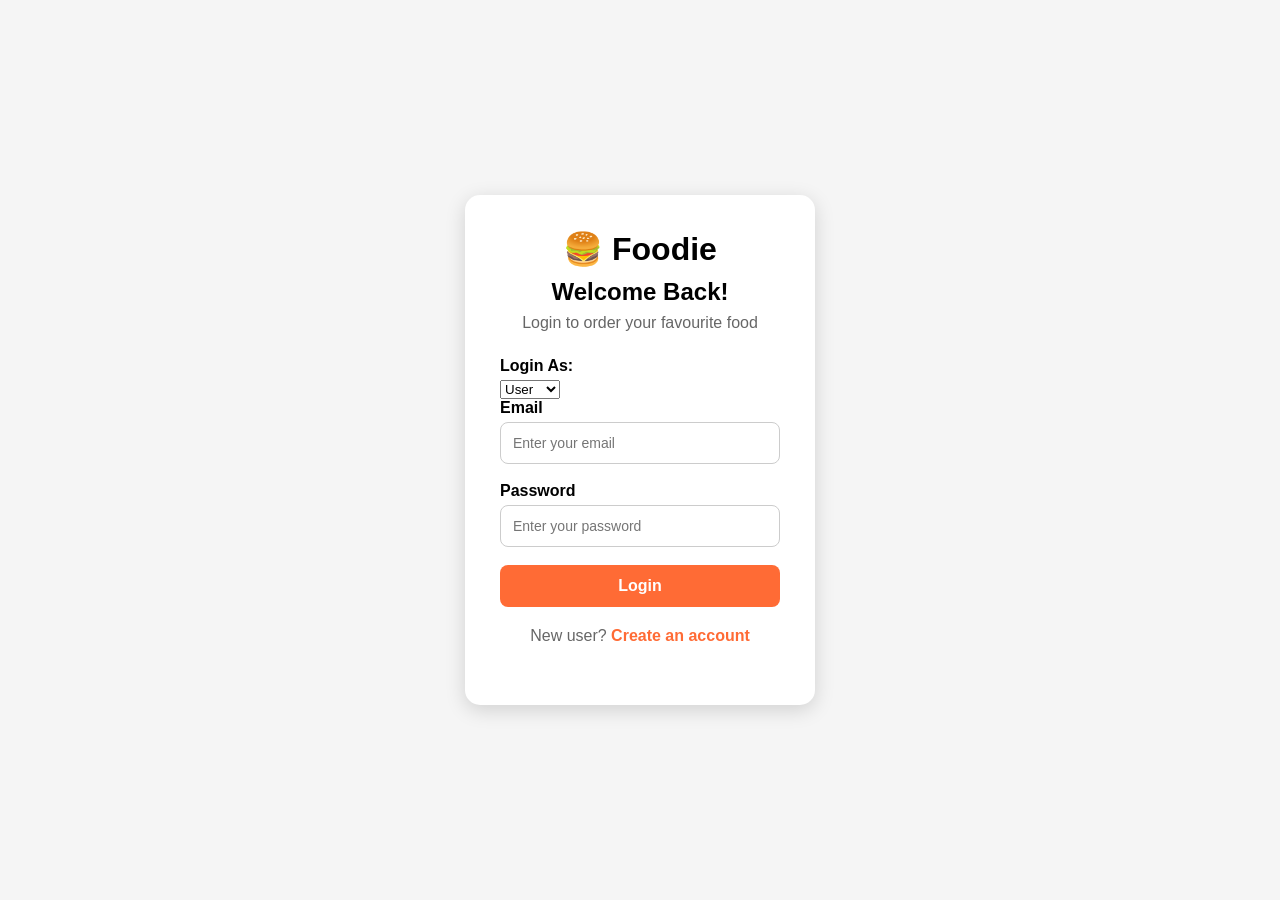
<file: frontend/index.html>
<!DOCTYPE html>
<html lang="en">
<head>
    <meta charset="UTF-8">
    <meta name="viewport" content="width=device-width, initial-scale=1.0">
    <title>Food Ordering & Delivery</title>

    <link rel="stylesheet" href="style.css">
</head>

<body>

    <div class="login-container">

        <h1>🍔 Foodie</h1>

        <h2>Welcome Back!</h2>
        <p>Login to order your favourite food</p>

        <form>
            <label>Login As:</label>

<select id="role">
    <option value="user">User</option>
    <option value="admin">Admin</option>
</select>

            <label>Email</label>
            <input type="email" placeholder="Enter your email">

            <label>Password</label>
            <input type="password" placeholder="Enter your password">

            <button type="submit">Login</button>

        </form>

        <p class="register">
            New user?
            <a href="#">Create an account</a>
        </p>

    </div>

    <script src="script.js"></script>

</body>
</html>
</file>
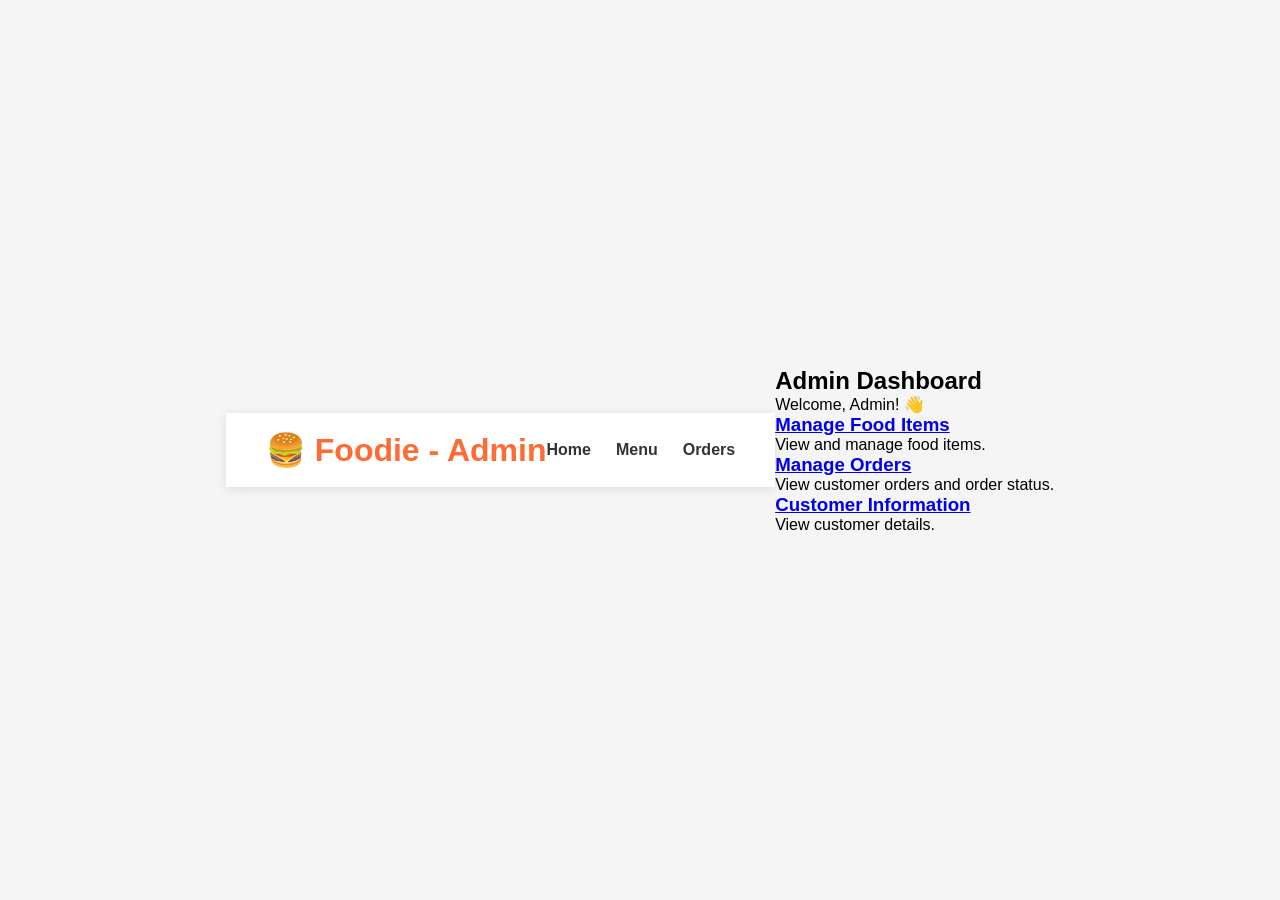
<file: frontend/admin.html>
<!DOCTYPE html>
<html lang="en">

<head>
    <meta charset="UTF-8">
    <meta name="viewport" content="width=device-width, initial-scale=1.0">

    <title>Foodie - Admin</title>

    <link rel="stylesheet" href="style.css">
</head>

<body>

    <header class="navbar">

        <h1>🍔 Foodie - Admin</h1>

        <nav>
            <a href="home.html">Home</a>
            <a href="menu.html">Menu</a>
            <a href="order.html">Orders</a>
        </nav>

    </header>

    <section class="admin-section">

        <h2>Admin Dashboard</h2>

        <p>Welcome, Admin! 👋</p>

        <div class="admin-box">

    <h3>
        <a href="food-items.html">Manage Food Items</a>
    </h3>

    <p>View and manage food items.</p>

</div>
<div class="admin-box">

    <h3>
        <a href="manage-orders.html">Manage Orders</a>
    </h3>

    <p>View customer orders and order status.</p>

</div>

       <div class="admin-box">

    <h3>
        <a href="customers.html">Customer Information</a>
    </h3>

    <p>View customer details.</p>

</div>

    </section>

</body>

</html>
</file>
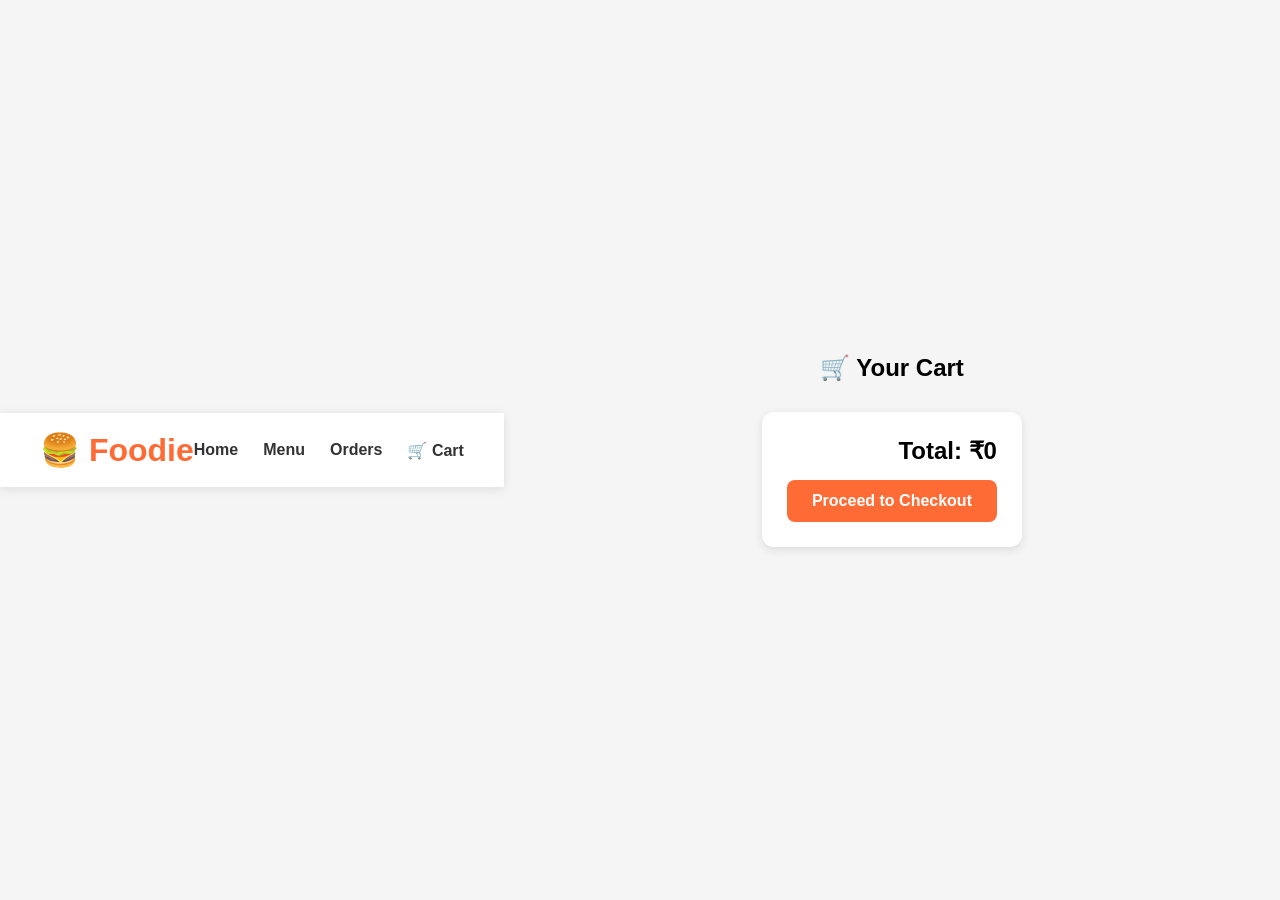
<file: frontend/cart.html>
<!DOCTYPE html>
<html lang="en">

<head>
    <meta charset="UTF-8">
    <meta name="viewport" content="width=device-width, initial-scale=1.0">

    <title>Foodie - Cart</title>

    <link rel="stylesheet" href="style.css">
</head>

<body>

    <header class="navbar">

        <h1>🍔 Foodie</h1>

        <nav>
            <a href="home.html">Home</a>
            <a href="menu.html">Menu</a>
            <a href="#">Orders</a>
            <a href="cart.html">🛒 Cart</a>
        </nav>

    </header>


    <section class="cart-section">

        <h2>🛒 Your Cart</h2>

        <div id="cartItems"></div>

        <div class="cart-total">

            <h2>
                Total: ₹<span id="cartTotal">0</span>
            </h2>

            <button onclick="checkout()">
                Proceed to Checkout
            </button>

        </div>

    </section>


    <script src="script.js"></script>

</body>

</html>
</file>
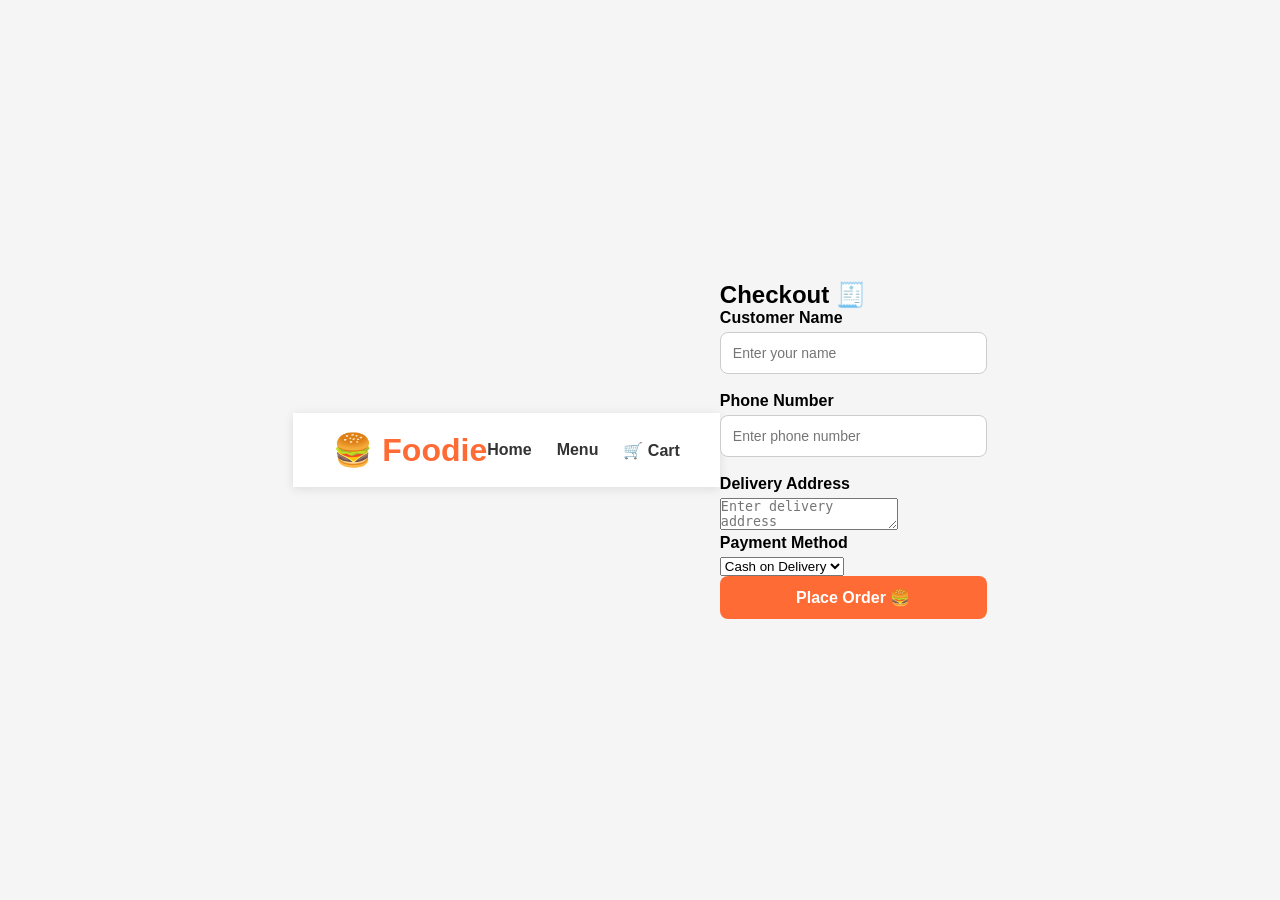
<file: frontend/checkout.html>
<!DOCTYPE html>
<html lang="en">

<head>
    <meta charset="UTF-8">
    <meta name="viewport" content="width=device-width, initial-scale=1.0">

    <title>Foodie - Checkout</title>

    <link rel="stylesheet" href="style.css">
</head>

<body>

    <header class="navbar">

        <h1>🍔 Foodie</h1>

        <nav>
            <a href="home.html">Home</a>
            <a href="menu.html">Menu</a>
            <a href="cart.html">🛒 Cart</a>
        </nav>

    </header>


    <section class="checkout-section">

        <h2>Checkout 🧾</h2>

        <form id="checkoutForm">

            <label>Customer Name</label>

            <input
                type="text"
                id="customerName"
                placeholder="Enter your name"
                required
            >


            <label>Phone Number</label>

            <input
                type="tel"
                id="phone"
                placeholder="Enter phone number"
                required
            >


            <label>Delivery Address</label>

            <textarea
                id="address"
                placeholder="Enter delivery address"
                required
            ></textarea>


            <label>Payment Method</label>

            <select id="payment">

                <option value="Cash on Delivery">
                    Cash on Delivery
                </option>

                <option value="Online Payment">
                    Online Payment
                </option>

            </select>


            <button type="submit">
                Place Order 🍔
            </button>

        </form>

    </section>


    <script src="script.js"></script>

</body>

</html>
</file>
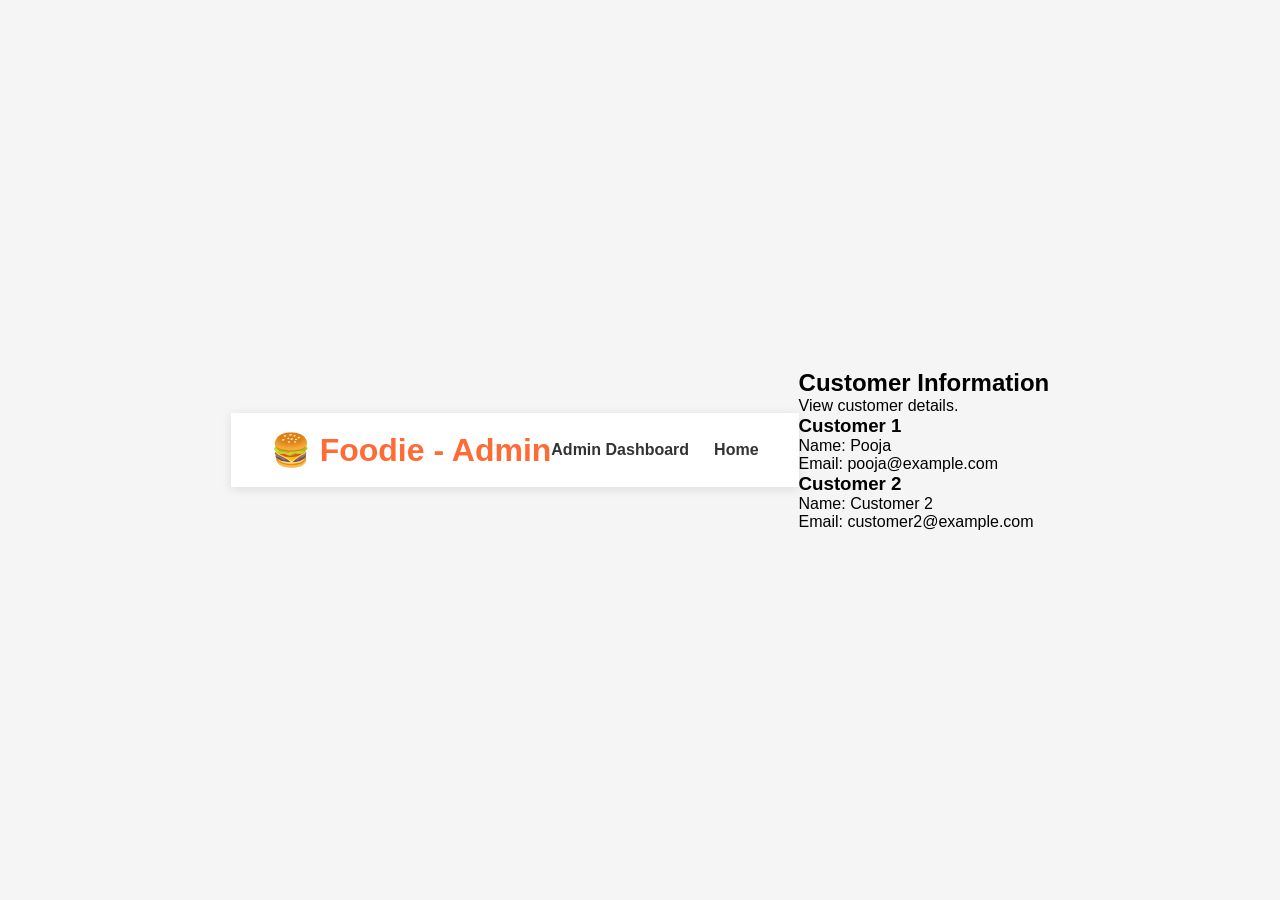
<file: frontend/customers.html>
<!DOCTYPE html>
<html lang="en">

<head>
    <meta charset="UTF-8">
    <meta name="viewport" content="width=device-width, initial-scale=1.0">

    <title>Foodie - Customer Information</title>

    <link rel="stylesheet" href="style.css">
</head>

<body>

    <header class="navbar">

        <h1>🍔 Foodie - Admin</h1>

        <nav>
            <a href="admin.html">Admin Dashboard</a>
            <a href="home.html">Home</a>
        </nav>

    </header>

    <section class="admin-section">

        <h2>Customer Information</h2>

        <p>View customer details.</p>

        <div class="admin-box">
            <h3>Customer 1</h3>
            <p>Name: Pooja</p>
            <p>Email: pooja@example.com</p>
        </div>

        <div class="admin-box">
            <h3>Customer 2</h3>
            <p>Name: Customer 2</p>
            <p>Email: customer2@example.com</p>
        </div>

    </section>

</body>

</html>
</file>
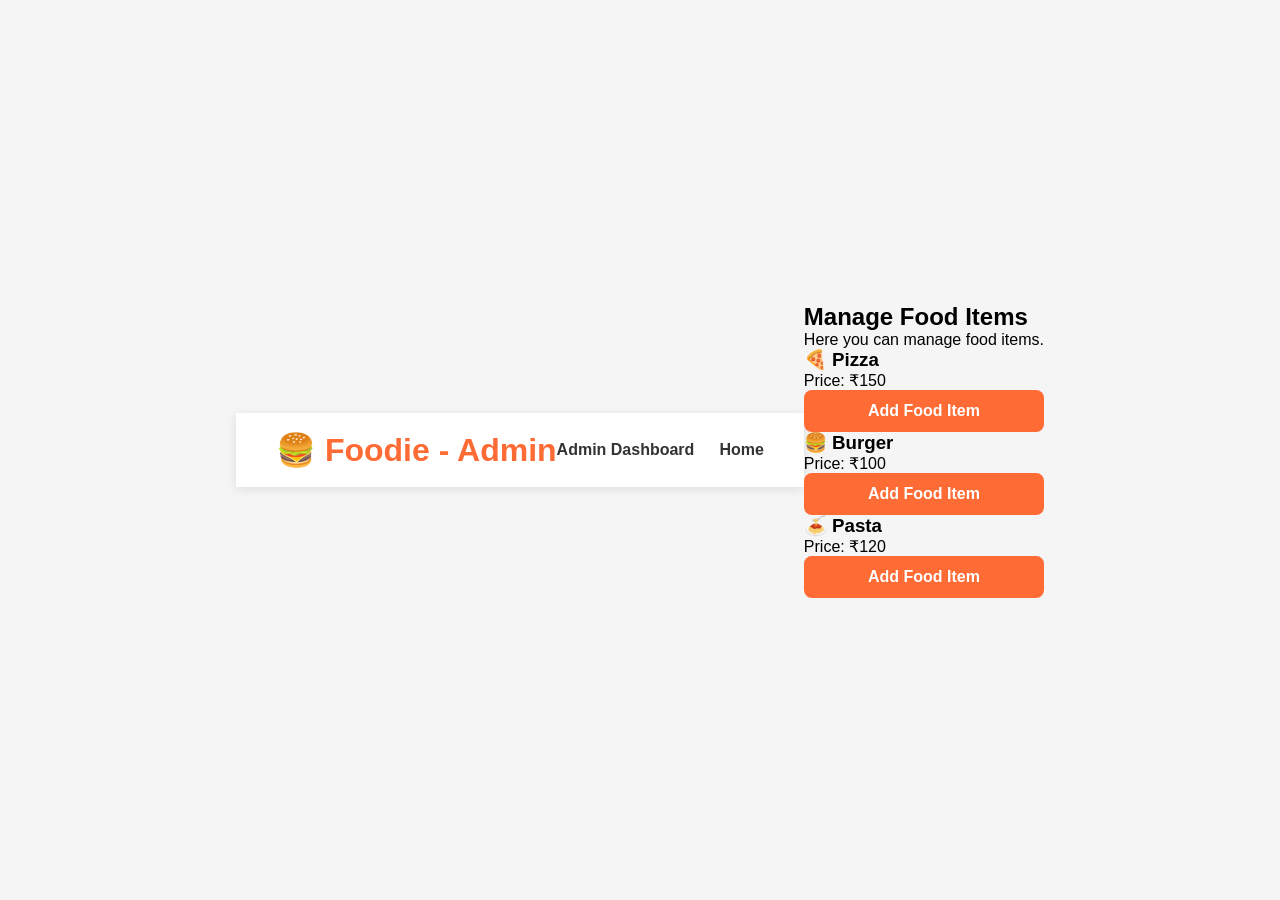
<file: frontend/food-items.html>
<!DOCTYPE html>
<html lang="en">

<head>
    <meta charset="UTF-8">
    <meta name="viewport" content="width=device-width, initial-scale=1.0">

    <title>Foodie - Manage Food Items</title>

    <link rel="stylesheet" href="style.css">
</head>

<body>

    <header class="navbar">

        <h1>🍔 Foodie - Admin</h1>

        <nav>
            <a href="admin.html">Admin Dashboard</a>
            <a href="home.html">Home</a>
        </nav>

    </header>

    <section class="admin-section">

        <h2>Manage Food Items</h2>

        <p>Here you can manage food items.</p>

        <div class="admin-box">
            <h3>🍕 Pizza</h3>
            <p>Price: ₹150</p>
            <button onclick="addFoodItem('Pizza')">Add Food Item</button>
        </div>

        <div class="admin-box">
            <h3>🍔 Burger</h3>
            <p>Price: ₹100</p>
            <button onclick="addFoodItem('Burger')">Add Food Item</button>
        </div>

        <div class="admin-box">
            <h3>🍝 Pasta</h3>
            <p>Price: ₹120</p>
           <button onclick="addFoodItem('Pasta')">Add Food Item</button>
        </div>

    </section>
    <script>
    function addFoodItem(foodName) {
        alert(foodName + " added successfully!");
    }
</script>

</body>

</html>
</file>
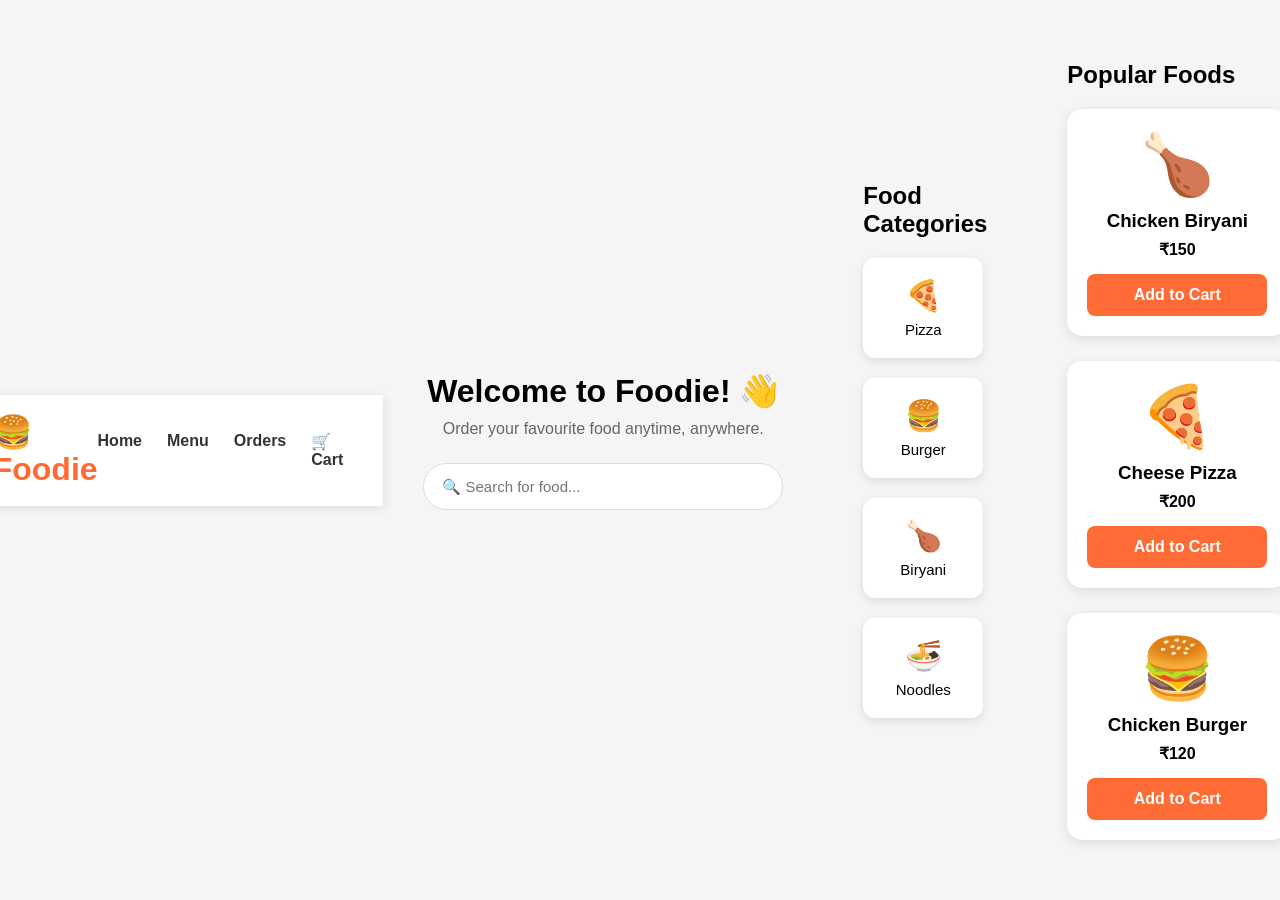
<file: frontend/home.html>
<!DOCTYPE html>
<html lang="en">
<head>
    <meta charset="UTF-8">
    <meta name="viewport" content="width=device-width, initial-scale=1.0">

    <title>Foodie - Home</title>

    <link rel="stylesheet" href="style.css">
</head>

<body>

    <!-- Navigation Bar -->
    <header class="navbar">

        <h1>🍔 Foodie</h1>

        <nav>
            <a href="home.html">Home</a>
            <a href="menu.html">Menu</a>
            <a href="#">Orders</a>
            <a href="#">🛒 Cart</a>
        </nav>

    </header>


    <!-- Welcome Section -->
    <section class="welcome">

        <h2>Welcome to Foodie! 👋</h2>

        <p>Order your favourite food anytime, anywhere.</p>

        <input
            type="text"
            placeholder="🔍 Search for food..."
        >

    </section>


    <!-- Categories -->
    <section class="categories">

        <h2>Food Categories</h2>

        <div class="category-list">

            <div class="category">
                🍕
                <p>Pizza</p>
            </div>

            <div class="category">
                🍔
                <p>Burger</p>
            </div>

            <div class="category">
                🍗
                <p>Biryani</p>
            </div>

            <div class="category">
                🍜
                <p>Noodles</p>
            </div>

        </div>

    </section>


    <!-- Popular Food -->
    <section class="popular">

        <h2>Popular Foods</h2>

        <div class="food-list">

            <div class="food-card">
                <div class="food-image">🍗</div>
                <h3>Chicken Biryani</h3>
                <p>₹150</p>
                <button>Add to Cart</button>
            </div>

            <div class="food-card">
                <div class="food-image">🍕</div>
                <h3>Cheese Pizza</h3>
                <p>₹200</p>
                <button>Add to Cart</button>
            </div>

            <div class="food-card">
                <div class="food-image">🍔</div>
                <h3>Chicken Burger</h3>
                <p>₹120</p>
                <button>Add to Cart</button>
            </div>

        </div>

    </section>

</body>
</html>
</file>
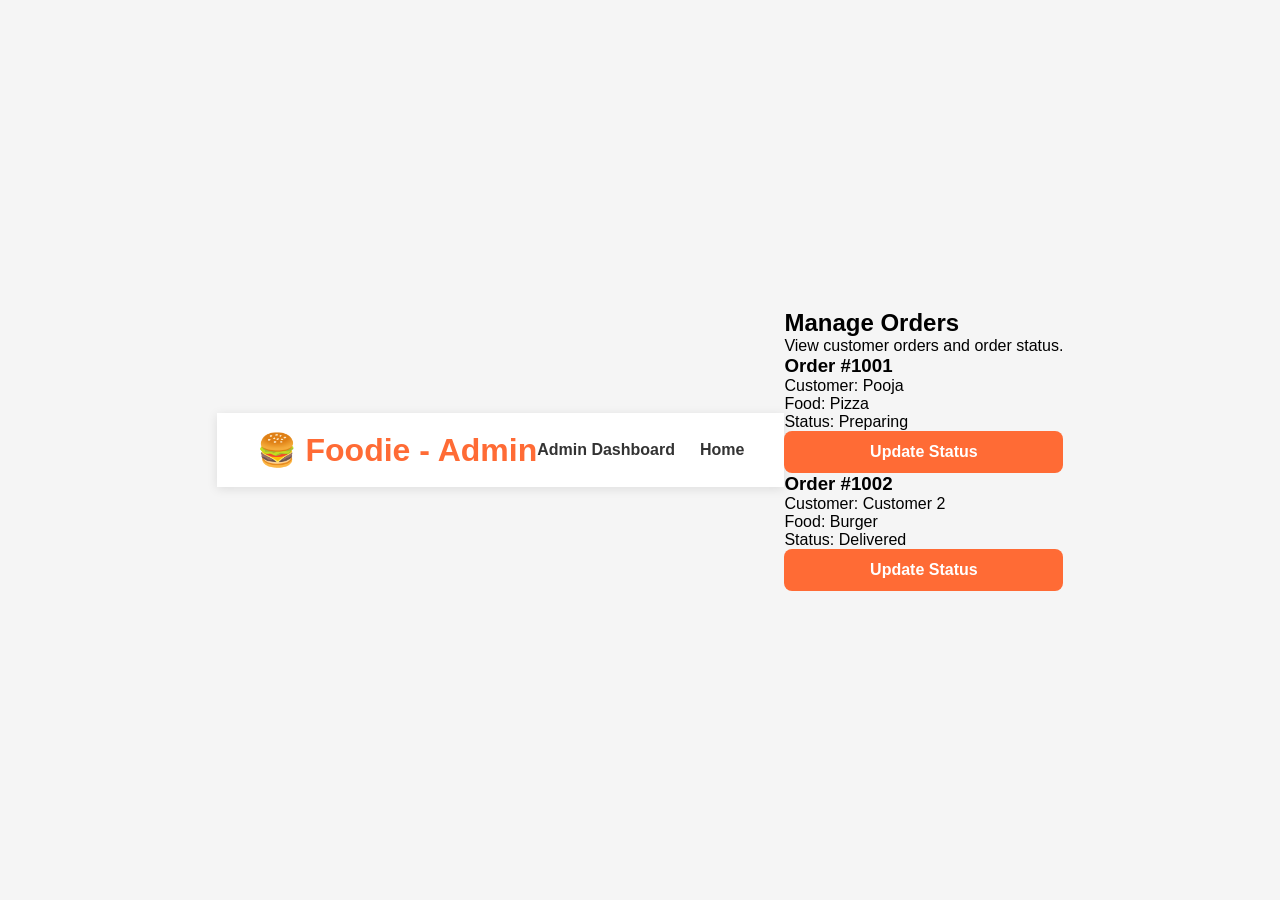
<file: frontend/manage-orders.html>
<!DOCTYPE html>
<html lang="en">

<head>
    <meta charset="UTF-8">
    <meta name="viewport" content="width=device-width, initial-scale=1.0">

    <title>Foodie - Manage Orders</title>

    <link rel="stylesheet" href="style.css">
</head>

<body>

    <header class="navbar">

        <h1>🍔 Foodie - Admin</h1>

        <nav>
            <a href="admin.html">Admin Dashboard</a>
            <a href="home.html">Home</a>
        </nav>

    </header>

    <section class="admin-section">

        <h2>Manage Orders</h2>

        <p>View customer orders and order status.</p>

        <div class="admin-box">
            <h3>Order #1001</h3>
            <p>Customer: Pooja</p>
            <p>Food: Pizza</p>
            <p>Status: Preparing</p>
            <button>Update Status</button>
        </div>

        <div class="admin-box">
            <h3>Order #1002</h3>
            <p>Customer: Customer 2</p>
            <p>Food: Burger</p>
            <p>Status: Delivered</p>
            <button onclick="updateStatus()">Update Status</button>
        </div>

    </section>
    <script>
    function updateStatus() {
        alert("Order status updated successfully!");
    }
</script>

</body>

</html>
</file>
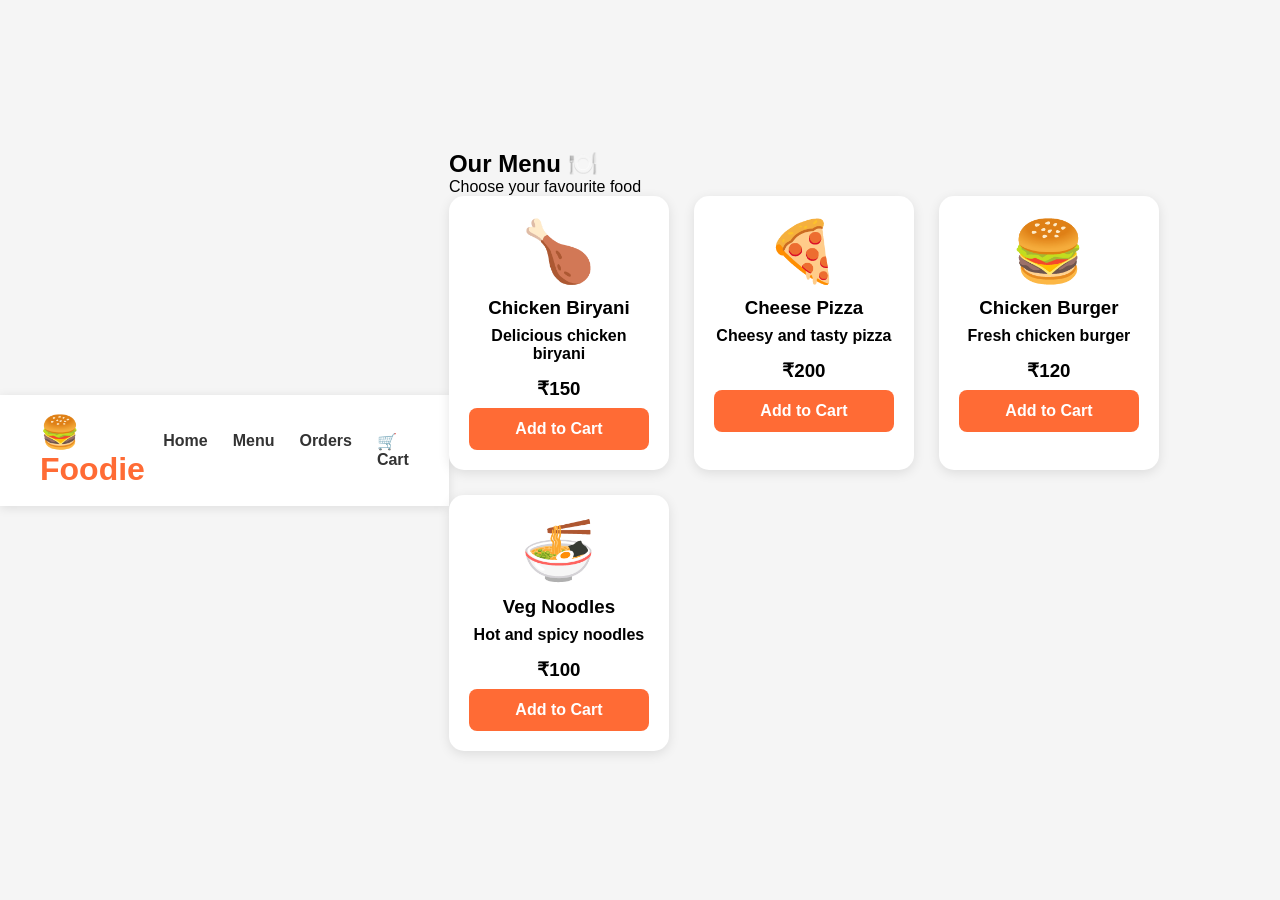
<file: frontend/menu.html>
<!DOCTYPE html>
<html lang="en">

<head>
    <meta charset="UTF-8">
    <meta name="viewport" content="width=device-width, initial-scale=1.0">

    <title>Foodie - Menu</title>

    <link rel="stylesheet" href="style.css">
</head>

<body>

    <!-- Navigation -->
    <header class="navbar">

        <h1>🍔 Foodie</h1>

        <nav>
            <a href="home.html">Home</a>
            <a href="menu.html">Menu</a>
            <a href="order.html">Orders</a>
            <a href="cart.html">🛒 Cart</a>
        </nav>

    </header>


    <!-- Menu Heading -->
    <section class="menu-section">

        <h2>Our Menu 🍽️</h2>

        <p>Choose your favourite food</p>


        <!-- Food List -->
        <div class="food-list">

            <!-- Biryani -->
            <div class="food-card">

                <div class="food-image">🍗</div>

                <h3>Chicken Biryani</h3>

                <p>Delicious chicken biryani</p>

                <h3>₹150</h3>

                <button>Add to Cart</button>

            </div>


            <!-- Pizza -->
            <div class="food-card">

                <div class="food-image">🍕</div>

                <h3>Cheese Pizza</h3>

                <p>Cheesy and tasty pizza</p>

                <h3>₹200</h3>

                <button>Add to Cart</button>

            </div>


            <!-- Burger -->
            <div class="food-card">

                <div class="food-image">🍔</div>

                <h3>Chicken Burger</h3>

                <p>Fresh chicken burger</p>

                <h3>₹120</h3>

                <button>Add to Cart</button>

            </div>


            <!-- Noodles -->
            <div class="food-card">

                <div class="food-image">🍜</div>

                <h3>Veg Noodles</h3>

                <p>Hot and spicy noodles</p>

                <h3>₹100</h3>

                <button>Add to Cart</button>

            </div>

        </div>

    </section>
   <script src="script.js"></script>

</body>
</html>
</file>
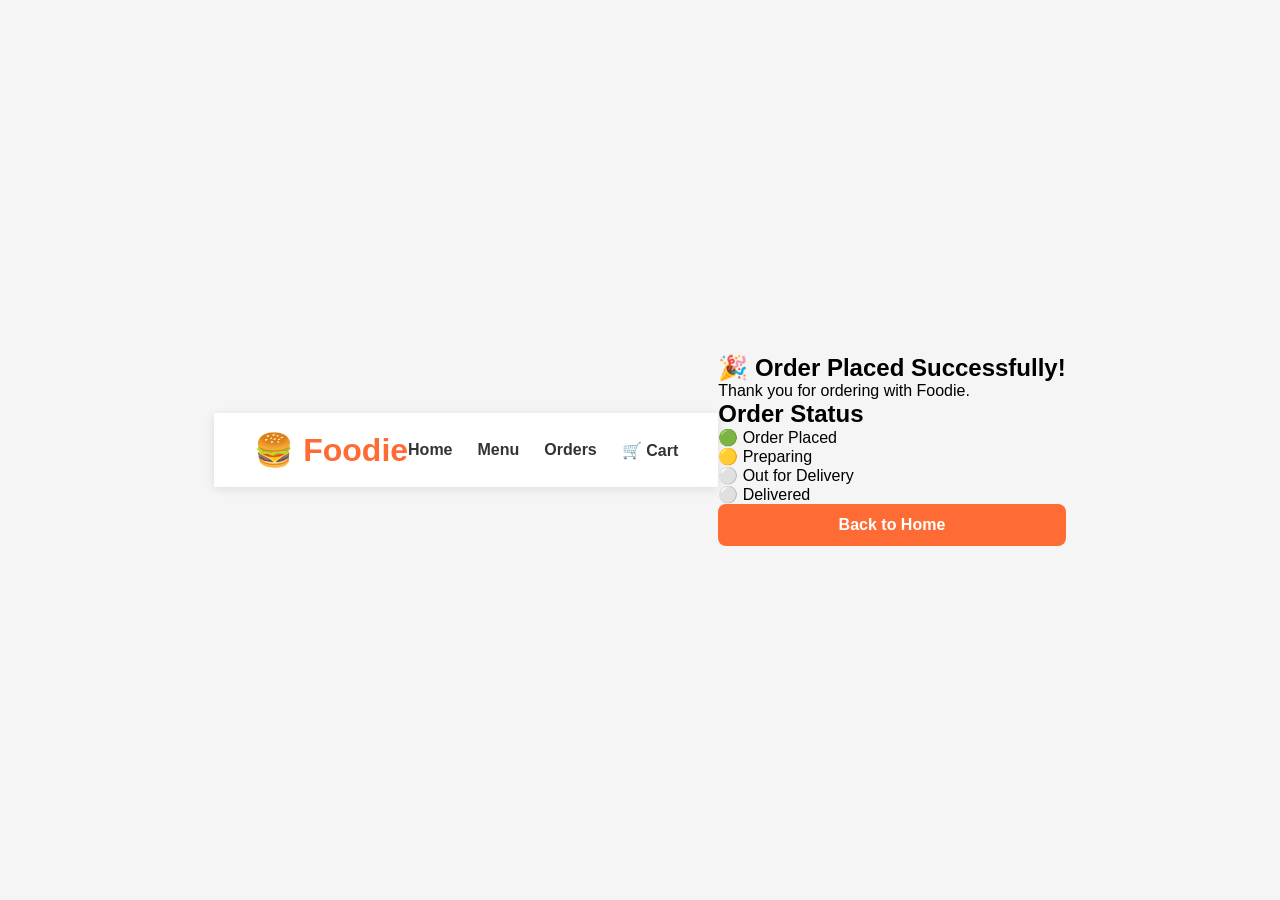
<file: frontend/order.html>
<!DOCTYPE html>
<html lang="en">

<head>
    <meta charset="UTF-8">
    <meta name="viewport" content="width=device-width, initial-scale=1.0">

    <title>Foodie - Order Confirmation</title>

    <link rel="stylesheet" href="style.css">
</head>

<body>

    <header class="navbar">

        <h1>🍔 Foodie</h1>

        <nav>
            <a href="home.html">Home</a>
            <a href="menu.html">Menu</a>
            <a href="order.html">Orders</a>
            <a href="cart.html">🛒 Cart</a>
        </nav>

    </header>

    <section class="order-confirmation">

        <h1>🎉 Order Placed Successfully!</h1>

        <p>Thank you for ordering with Foodie.</p>

        <div class="order-box">

            <h2>Order Status</h2>

            <p>🟢 Order Placed</p>
            <p>🟡 Preparing</p>
            <p>⚪ Out for Delivery</p>
            <p>⚪ Delivered</p>

        </div>

        <button onclick="window.location.href='home.html'">
            Back to Home
        </button>

    </section>

</body>

</html>
</file>
<file: frontend/style.css>
* {
    margin: 0;
    padding: 0;
    box-sizing: border-box;
}

body {
    font-family: Arial, sans-serif;
    background: #f5f5f5;

    display: flex;
    justify-content: center;
    align-items: center;

    min-height: 100vh;
}

.login-container {
    background: white;
    width: 350px;
    padding: 35px;

    border-radius: 15px;

    box-shadow: 0 5px 20px rgba(0, 0, 0, 0.15);

    text-align: center;
}

.login-container h1 {
    font-size: 32px;
    margin-bottom: 10px;
}

.login-container h2 {
    margin-bottom: 8px;
}

.login-container p {
    color: #666;
    margin-bottom: 25px;
}

form {
    text-align: left;
}

label {
    display: block;
    margin-bottom: 5px;
    font-weight: bold;
}

input {
    width: 100%;
    padding: 12px;

    margin-bottom: 18px;

    border: 1px solid #ccc;
    border-radius: 8px;

    font-size: 14px;
}

button {
    width: 100%;
    padding: 12px;

    border: none;
    border-radius: 8px;

    background: #ff6b35;
    color: white;

    font-size: 16px;
    font-weight: bold;

    cursor: pointer;
}

button:hover {
    background: #e85b2a;
}

.register {
    margin-top: 20px;
}

.register a {
    color: #ff6b35;
    text-decoration: none;
    font-weight: bold;
}




/* =========================
   HOME PAGE
========================= */

.navbar {
    background: white;
    padding: 18px 40px;

    display: flex;
    justify-content: space-between;
    align-items: center;

    box-shadow: 0 2px 10px rgba(0, 0, 0, 0.1);
}

.navbar h1 {
    color: #ff6b35;
}

.navbar nav {
    display: flex;
    gap: 25px;
}

.navbar nav a {
    text-decoration: none;
    color: #333;
    font-weight: bold;
}

.navbar nav a:hover {
    color: #ff6b35;
}


/* Welcome */

.welcome {
    text-align: center;
    padding: 50px 20px;
}

.welcome h2 {
    font-size: 32px;
    margin-bottom: 10px;
}

.welcome p {
    color: #666;
    margin-bottom: 25px;
}

.welcome input {
    width: 400px;
    max-width: 90%;

    padding: 14px 18px;

    border: 1px solid #ddd;
    border-radius: 25px;

    font-size: 15px;
}


/* Categories */

.categories {
    padding: 20px 40px;
}

.categories h2,
.popular h2 {
    margin-bottom: 20px;
}

.category-list {
    display: flex;
    gap: 20px;
    flex-wrap: wrap;
}

.category {
    background: white;

    width: 120px;
    padding: 20px;

    text-align: center;

    border-radius: 12px;

    box-shadow: 0 3px 10px rgba(0, 0, 0, 0.1);

    font-size: 30px;
}

.category p {
    font-size: 15px;
    margin-top: 8px;
}


/* Popular Foods */

.popular {
    padding: 30px 40px;
}

.food-list {
    display: flex;
    gap: 25px;
    flex-wrap: wrap;
}

.food-card {
    background: white;

    width: 220px;

    padding: 20px;

    border-radius: 15px;

    text-align: center;

    box-shadow: 0 3px 12px rgba(0, 0, 0, 0.1);
}

.food-image {
    font-size: 60px;
    margin-bottom: 10px;
}

.food-card h3 {
    margin-bottom: 8px;
}

.food-card p {
    font-weight: bold;
    margin-bottom: 15px;
}

.food-card button {
    width: 100%;
}




/* =========================
   CART PAGE
========================= */

.cart-section {
    max-width: 800px;
    margin: 50px auto;
    padding: 20px;
}

.cart-section > h2 {
    text-align: center;
    margin-bottom: 30px;
}

.cart-item {
    background: white;

    padding: 20px;
    margin-bottom: 15px;

    border-radius: 12px;

    display: flex;
    justify-content: space-between;
    align-items: center;

    box-shadow: 0 3px 10px rgba(0, 0, 0, 0.1);
}

.cart-item h3 {
    margin-bottom: 8px;
}

.cart-item p {
    color: #666;
}

.cart-total {
    background: white;

    margin-top: 25px;
    padding: 25px;

    border-radius: 12px;

    text-align: right;

    box-shadow: 0 3px 10px rgba(0, 0, 0, 0.1);
}

.cart-total button {
    width: auto;
    padding: 12px 25px;
    margin-top: 15px;
}
</file>
